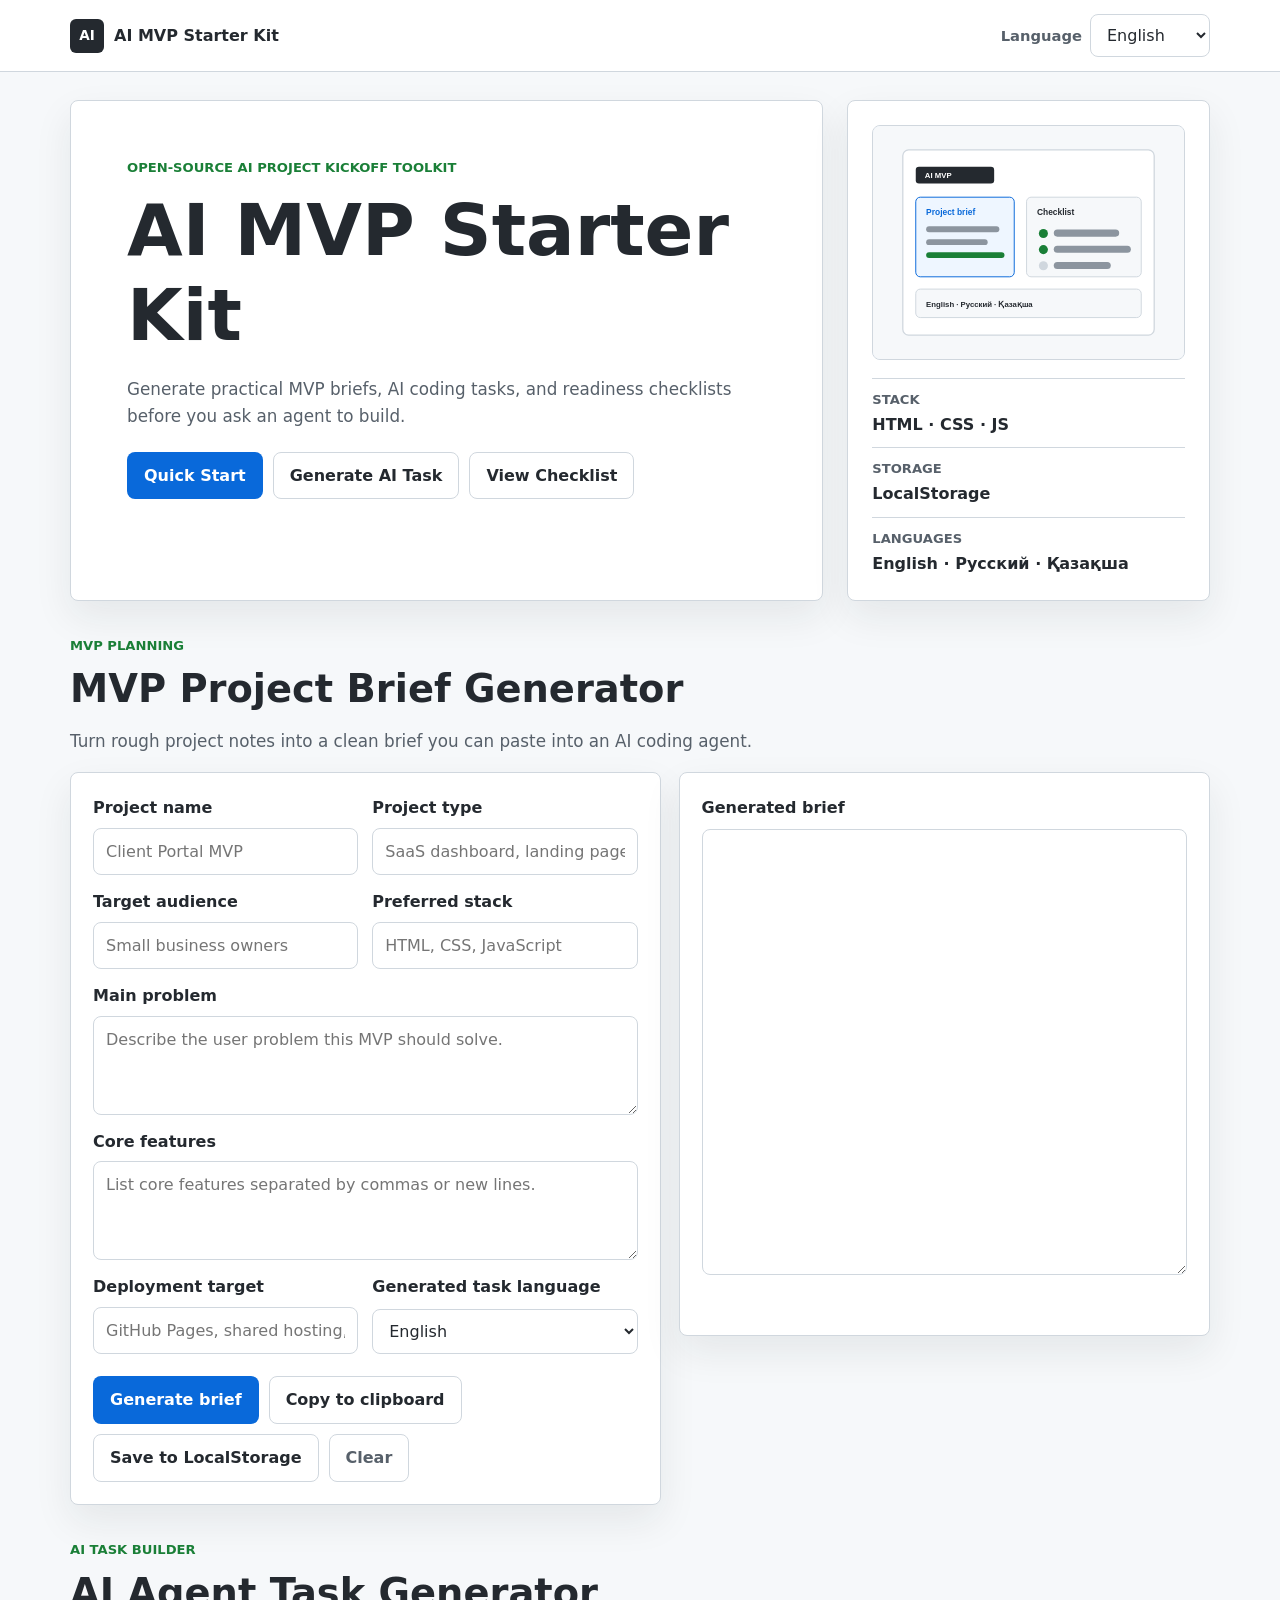
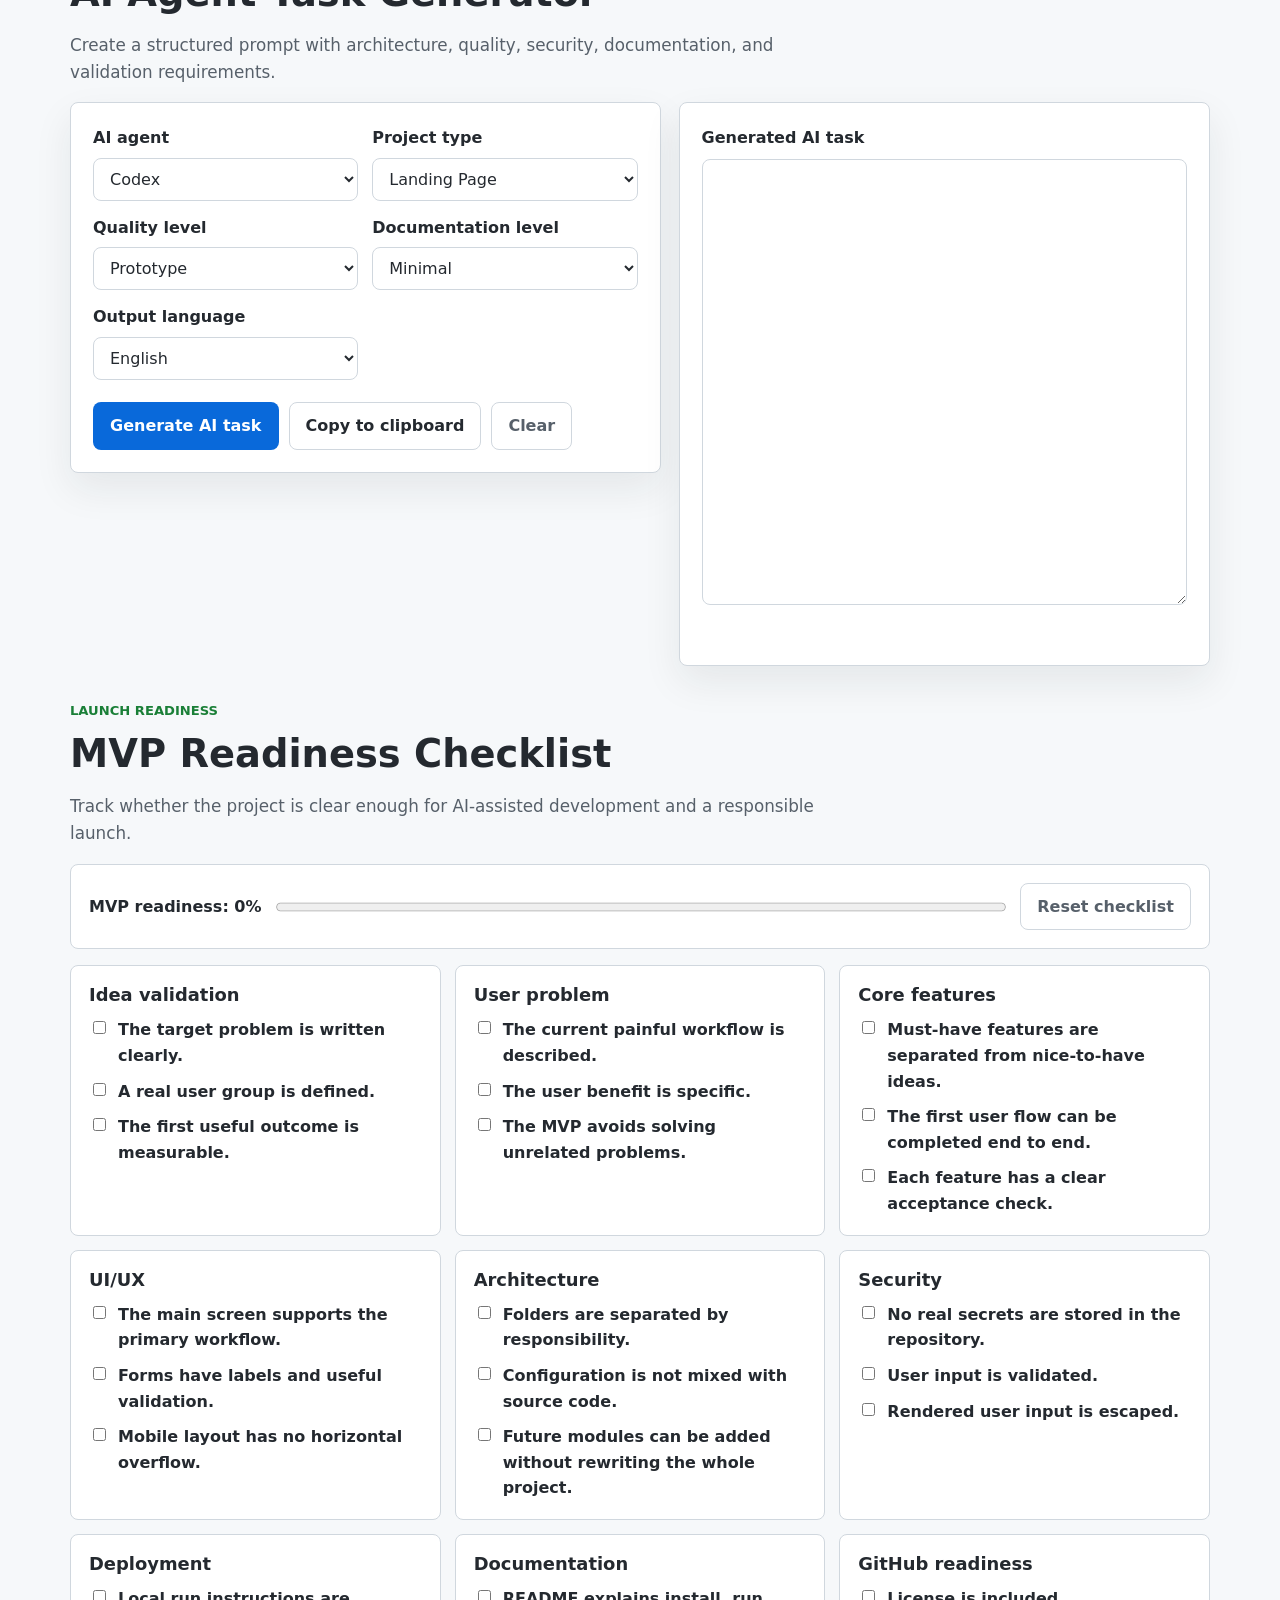
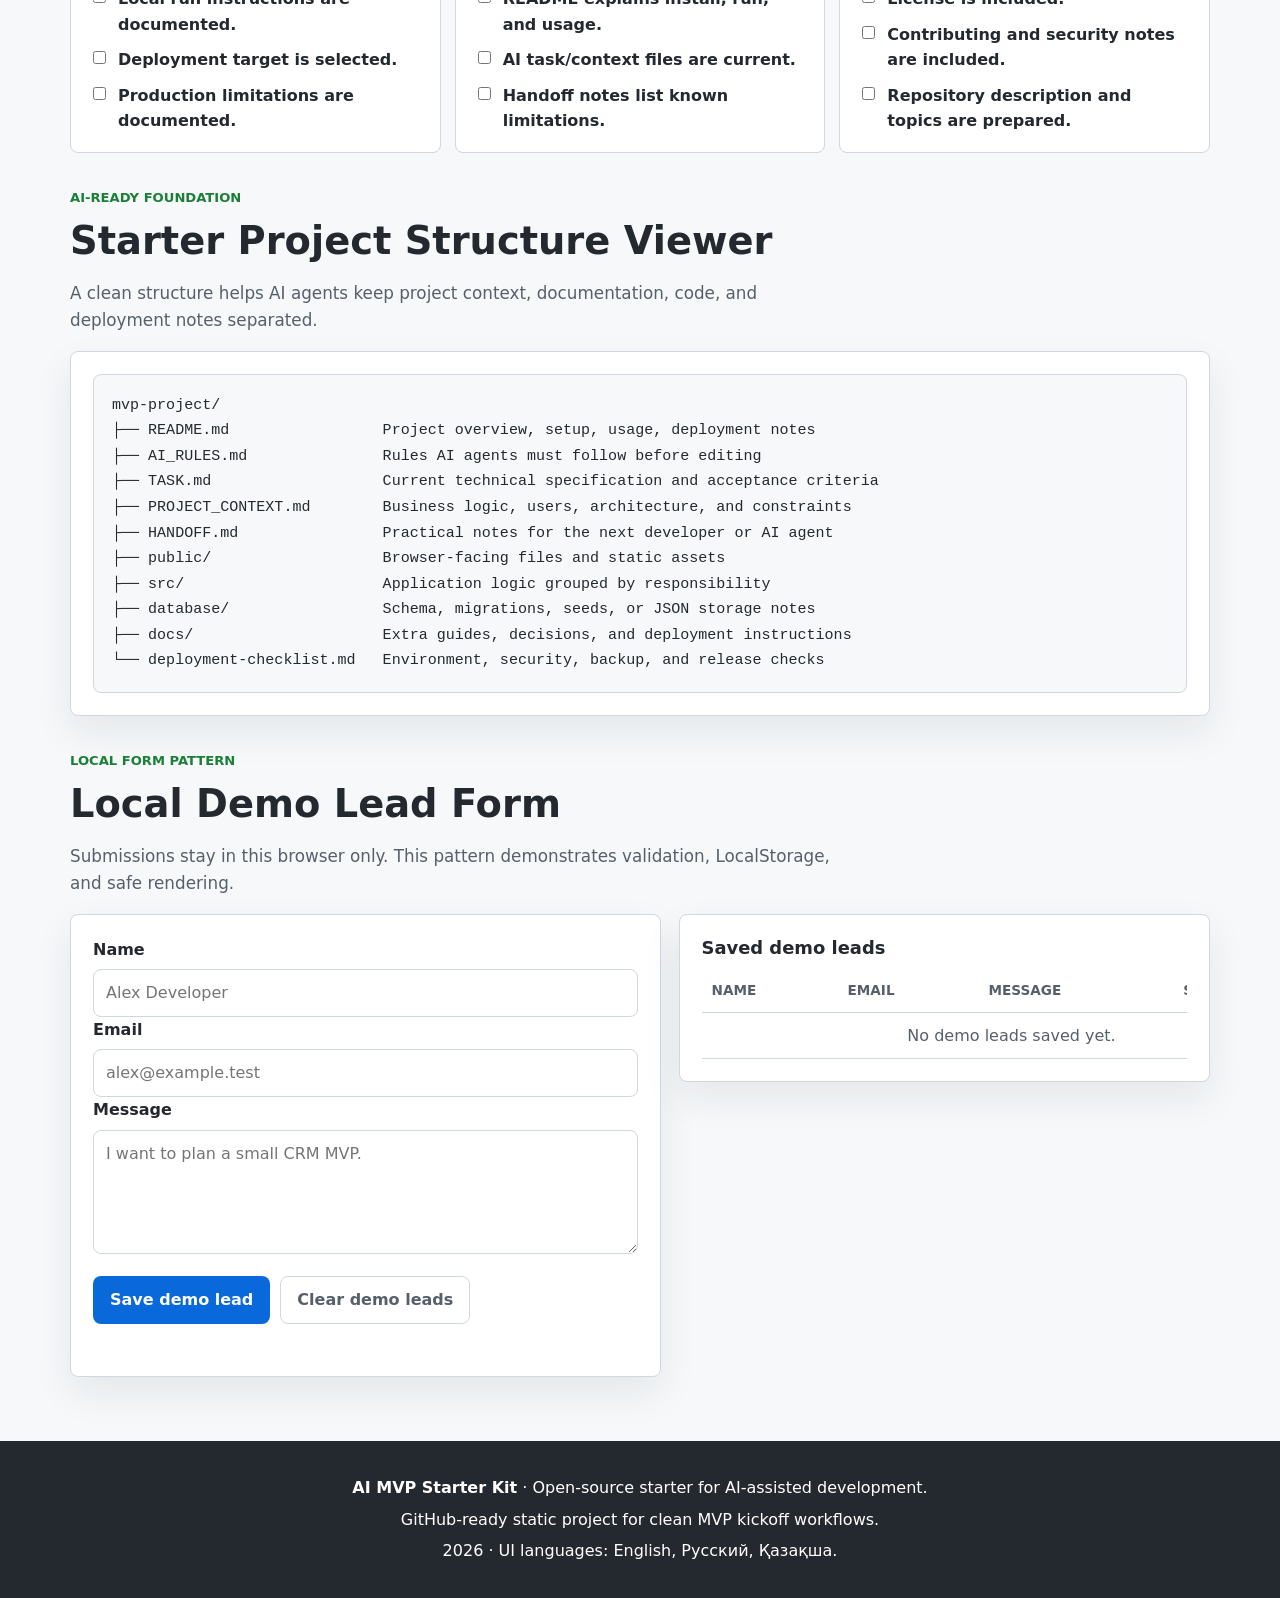
<file: index.html>
<!doctype html>
<!--
Project: AI MVP Starter Kit
File: index.html
Author: Beck Sarbassov
Version: 0.1.0
Date released: 2026-06-16
Last updated: 2026-06-16
Copyright: © Beck Sarbassov. All rights reserved.

EN: Lightweight GitHub Pages-compatible entry page that redirects to the public app.
RU: Легкая стартовая страница, совместимая с GitHub Pages, перенаправляющая в публичное приложение.
-->
<html lang="en">
<head>
  <meta charset="utf-8">
  <meta http-equiv="refresh" content="0; url=./public/index.html">
  <meta name="viewport" content="width=device-width, initial-scale=1">
  <title>Redirecting to AI MVP Starter Kit</title>
  <style>
    body {
      align-items: center;
      background: #f6f8fa;
      color: #24292f;
      display: flex;
      font-family: system-ui, -apple-system, BlinkMacSystemFont, "Segoe UI", sans-serif;
      justify-content: center;
      min-height: 100vh;
      margin: 0;
      padding: 24px;
      text-align: center;
    }

    main {
      max-width: 520px;
    }

    a {
      color: #0969da;
      font-weight: 700;
    }
  </style>
</head>
<body>
  <main>
    <h1>Redirecting to AI MVP Starter Kit...</h1>
    <p>If the redirect does not start, open <a href="./public/index.html">public/index.html</a>.</p>
  </main>
</body>
</html>
</file>
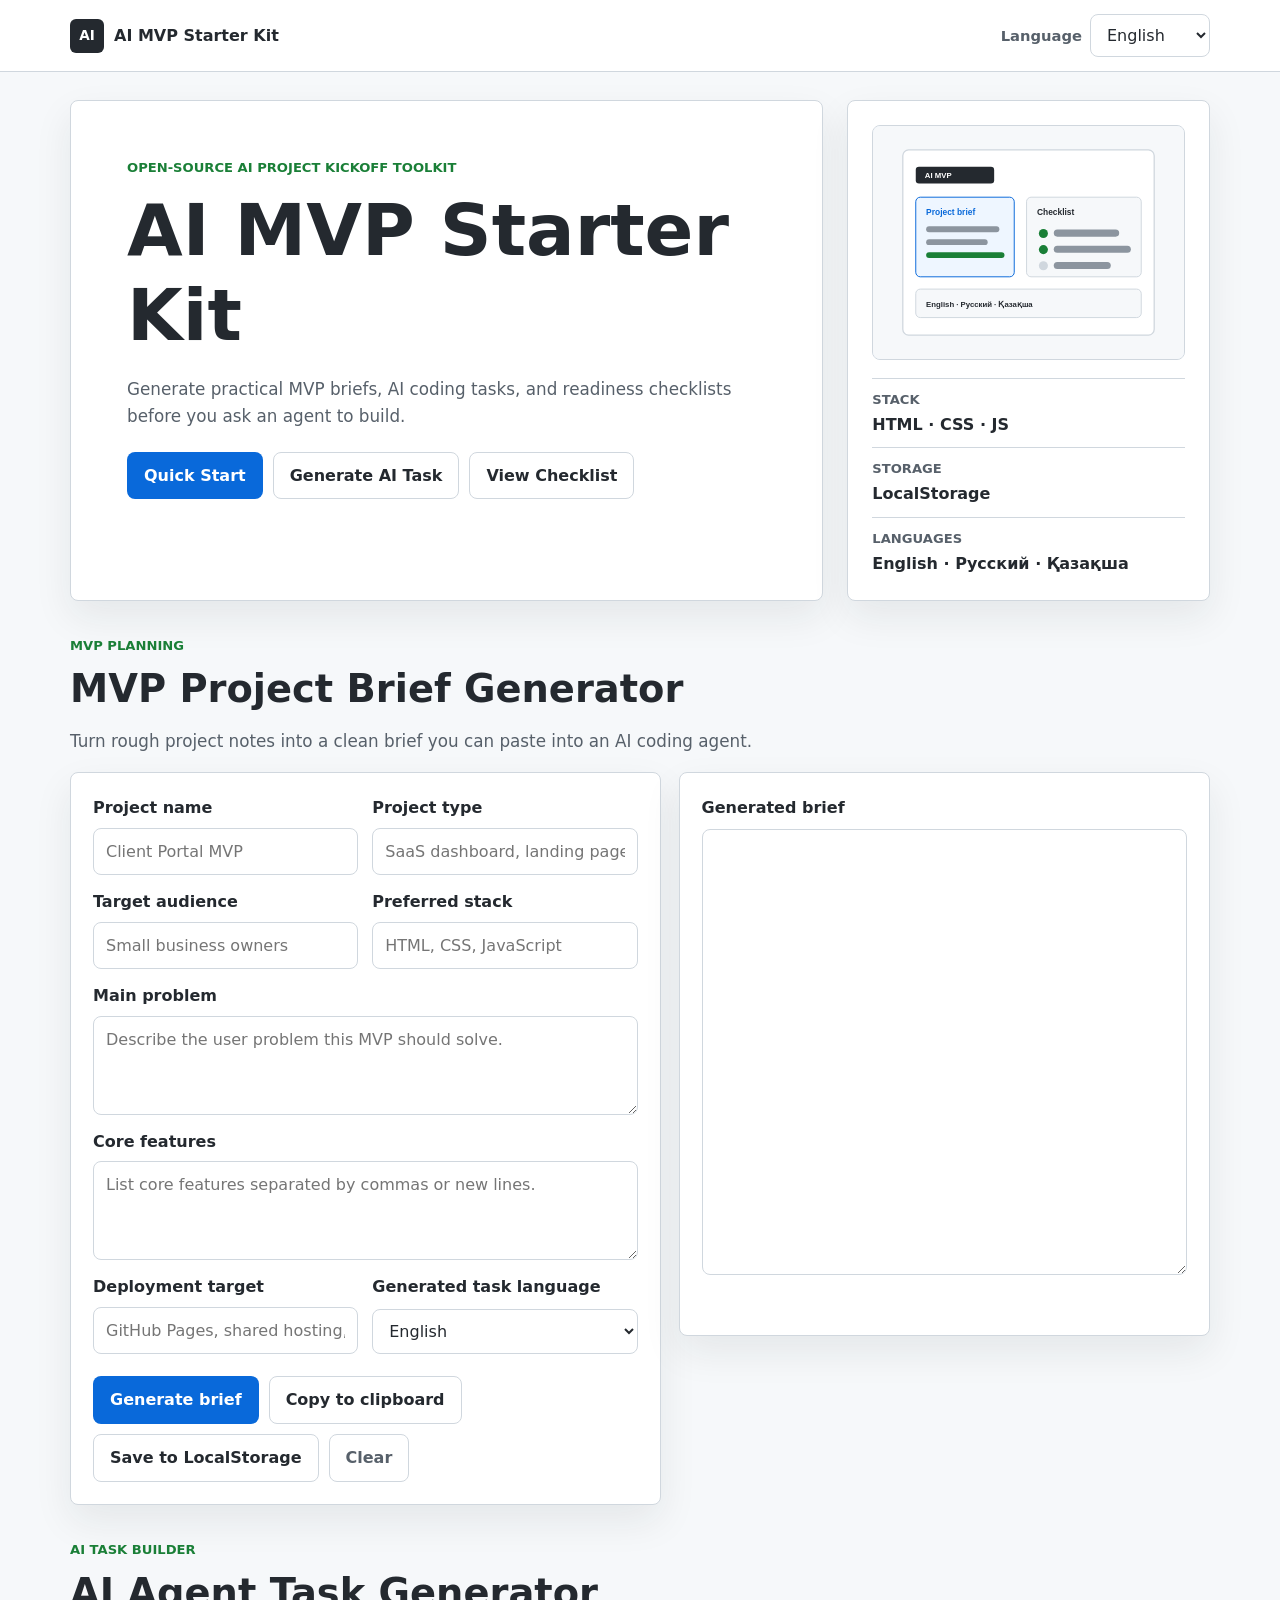
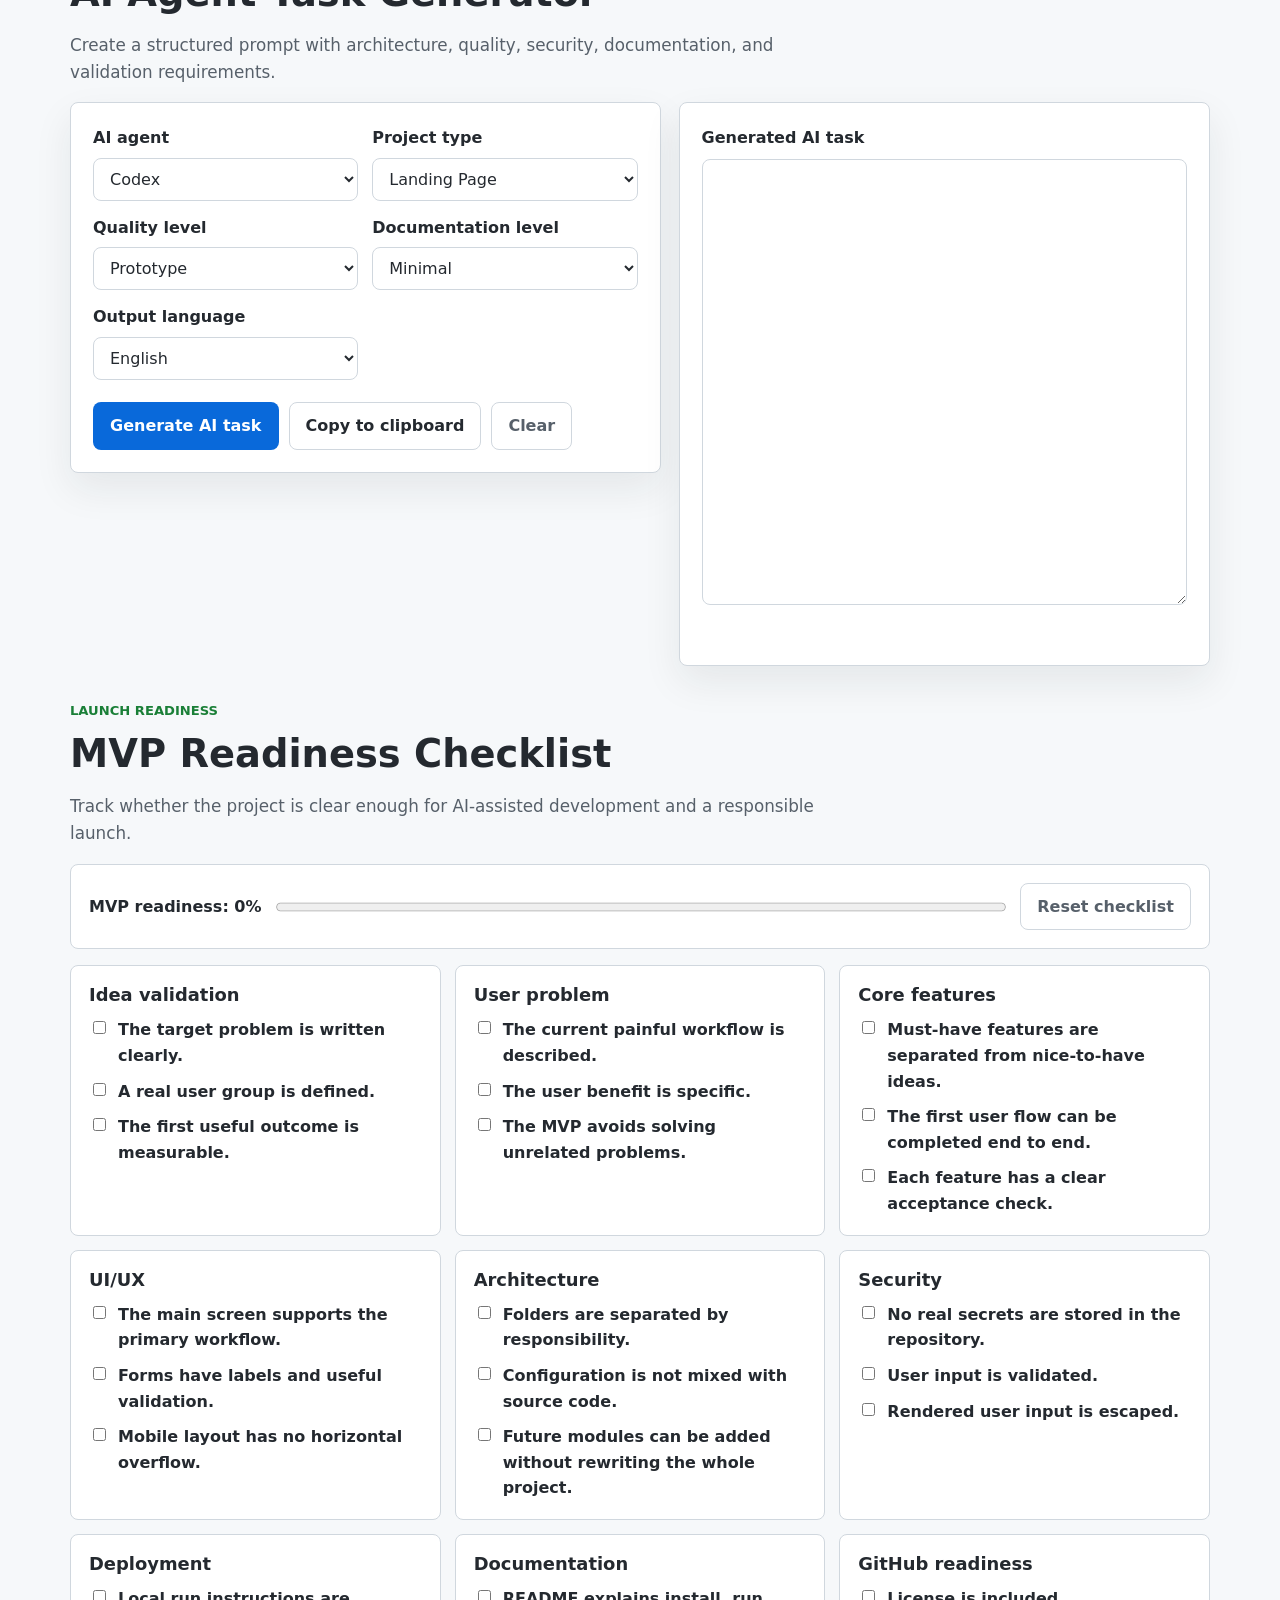
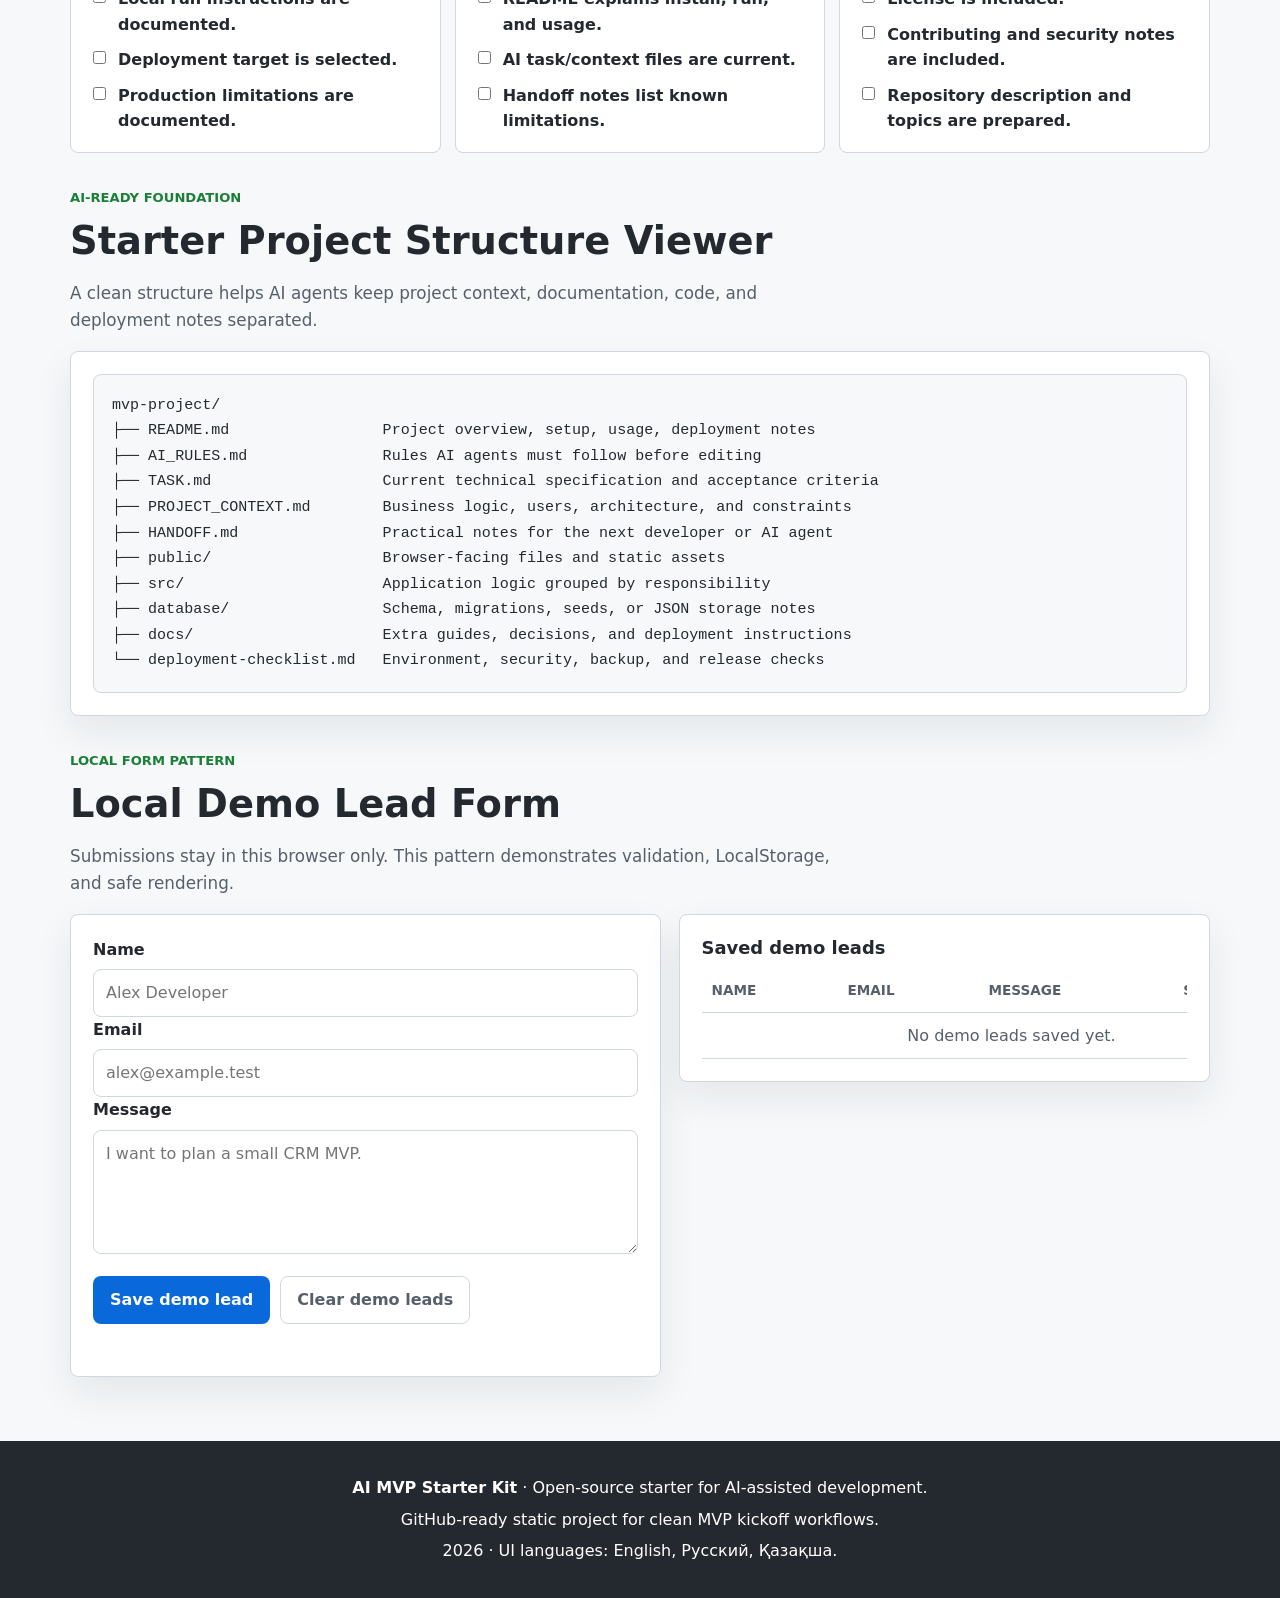
<file: public/index.html>
<!doctype html>
<!--
Project: AI MVP Starter Kit
File: public/index.html
Author: Beck Sarbassov
Version: 0.1.0
Date released: 2026-06-16
Last updated: 2026-06-16
Copyright: © Beck Sarbassov. All rights reserved.

EN: Main multilingual static web app for AI-ready MVP planning.
RU: Основное multilingual static web-приложение для планирования MVP с AI-агентами.
-->
<html lang="en">
<head>
  <meta charset="utf-8">
  <meta name="viewport" content="width=device-width, initial-scale=1">
  <meta name="description" content="Dependency-free MVP starter kit for Codex, Claude Code, Cursor and AI-assisted web development.">
  <meta name="keywords" content="ai coding, codex, claude code, cursor, vibe coding, mvp, starter kit, html, css, javascript">
  <meta name="author" content="Beck Sarbassov">
  <meta property="og:title" content="AI MVP Starter Kit">
  <meta property="og:description" content="Plan clean MVP projects with AI coding agents using a static multilingual toolkit.">
  <meta property="og:type" content="website">
  <meta property="og:image" content="./assets/img/preview.svg">
  <meta name="theme-color" content="#0969da">
  <title>AI MVP Starter Kit</title>
  <link rel="icon" href="./assets/img/preview.svg" type="image/svg+xml">
  <link rel="manifest" href="./manifest.json">
  <link rel="stylesheet" href="./assets/css/app.css">
</head>
<body>
  <a class="skip-link" href="#main" data-i18n="accessibility.skip">Skip to main content</a>

  <header class="site-header">
    <nav class="topbar" aria-label="Primary">
      <a class="brand" href="#hero" aria-label="AI MVP Starter Kit">
        <span class="brand-mark" aria-hidden="true">AI</span>
        <span>AI MVP Starter Kit</span>
      </a>
      <div class="language-control">
        <label for="languageSelect" data-i18n="language.label">Language</label>
        <select id="languageSelect" class="select-control">
          <option value="en" data-i18n="language.english">English</option>
          <option value="ru" data-i18n="language.russian">Русский</option>
          <option value="kk" data-i18n="language.kazakh">Қазақша</option>
        </select>
      </div>
    </nav>
  </header>

  <main id="main">
    <section id="hero" class="hero-section">
      <div class="hero-content">
        <p class="eyebrow" data-i18n="hero.eyebrow">Open-source AI project kickoff toolkit</p>
        <h1 data-i18n="hero.title">AI MVP Starter Kit</h1>
        <p class="hero-subtitle" data-i18n="hero.subtitle">Generate practical MVP briefs, AI coding tasks, and readiness checklists before you ask an agent to build.</p>
        <div class="hero-actions" aria-label="Primary actions">
          <a class="button button-primary" href="#brief-generator" data-i18n="hero.quickStart">Quick Start</a>
          <a class="button button-secondary" href="#agent-generator" data-i18n="hero.generateTask">Generate AI Task</a>
          <a class="button button-secondary" href="#checklist" data-i18n="hero.viewChecklist">View Checklist</a>
        </div>
      </div>
      <div class="hero-panel" aria-label="Project summary">
        <img src="./assets/img/preview.svg" alt="" role="presentation">
        <dl>
          <div>
            <dt data-i18n="hero.statStack">Stack</dt>
            <dd>HTML · CSS · JS</dd>
          </div>
          <div>
            <dt data-i18n="hero.statStorage">Storage</dt>
            <dd>LocalStorage</dd>
          </div>
          <div>
            <dt data-i18n="hero.statLanguages">Languages</dt>
            <dd>English · Русский · Қазақша</dd>
          </div>
        </dl>
      </div>
    </section>

    <section id="brief-generator" class="tool-section" aria-labelledby="brief-title">
      <div class="section-heading">
        <p class="eyebrow" data-i18n="brief.eyebrow">MVP planning</p>
        <h2 id="brief-title" data-i18n="brief.title">MVP Project Brief Generator</h2>
        <p data-i18n="brief.subtitle">Turn rough project notes into a clean brief you can paste into an AI coding agent.</p>
      </div>

      <div class="tool-grid">
        <form id="briefForm" class="tool-panel">
          <div class="form-grid">
            <div class="field">
              <label for="briefProjectName" data-i18n="brief.projectNameLabel">Project name</label>
              <input id="briefProjectName" name="projectName" type="text" data-i18n-placeholder="brief.projectNamePlaceholder" placeholder="Client Portal MVP">
            </div>
            <div class="field">
              <label for="briefProjectType" data-i18n="brief.projectTypeLabel">Project type</label>
              <input id="briefProjectType" name="projectType" type="text" data-i18n-placeholder="brief.projectTypePlaceholder" placeholder="SaaS dashboard, landing page, CRM module">
            </div>
            <div class="field">
              <label for="briefAudience" data-i18n="brief.audienceLabel">Target audience</label>
              <input id="briefAudience" name="targetAudience" type="text" data-i18n-placeholder="brief.audiencePlaceholder" placeholder="Small business owners">
            </div>
            <div class="field">
              <label for="briefStack" data-i18n="brief.stackLabel">Preferred stack</label>
              <input id="briefStack" name="preferredStack" type="text" data-i18n-placeholder="brief.stackPlaceholder" placeholder="HTML, CSS, JavaScript">
            </div>
            <div class="field field-wide">
              <label for="briefProblem" data-i18n="brief.problemLabel">Main problem</label>
              <textarea id="briefProblem" name="mainProblem" rows="3" data-i18n-placeholder="brief.problemPlaceholder" placeholder="Describe the user problem this MVP should solve."></textarea>
            </div>
            <div class="field field-wide">
              <label for="briefFeatures" data-i18n="brief.featuresLabel">Core features</label>
              <textarea id="briefFeatures" name="coreFeatures" rows="3" data-i18n-placeholder="brief.featuresPlaceholder" placeholder="List core features separated by commas or new lines."></textarea>
            </div>
            <div class="field">
              <label for="briefDeployment" data-i18n="brief.deploymentLabel">Deployment target</label>
              <input id="briefDeployment" name="deploymentTarget" type="text" data-i18n-placeholder="brief.deploymentPlaceholder" placeholder="GitHub Pages, shared hosting, VPS">
            </div>
            <div class="field">
              <label for="briefLanguage" data-i18n="brief.outputLanguageLabel">Generated task language</label>
              <select id="briefLanguage" name="language" class="select-control">
                <option value="en" data-i18n="language.english">English</option>
                <option value="ru" data-i18n="language.russian">Русский</option>
                <option value="kk" data-i18n="language.kazakh">Қазақша</option>
              </select>
            </div>
          </div>
          <div class="button-row">
            <button class="button button-primary" type="submit" data-i18n="brief.generateButton">Generate brief</button>
            <button class="button button-secondary" type="button" id="copyBriefButton" data-i18n="common.copy">Copy to clipboard</button>
            <button class="button button-secondary" type="button" id="saveBriefButton" data-i18n="common.save">Save to LocalStorage</button>
            <button class="button button-ghost" type="button" id="clearBriefButton" data-i18n="common.clear">Clear</button>
          </div>
        </form>

        <div class="tool-panel output-panel">
          <label for="briefOutput" data-i18n="brief.outputLabel">Generated brief</label>
          <textarea id="briefOutput" class="output-area" rows="18" readonly></textarea>
          <p class="status-message" id="briefStatus" role="status" aria-live="polite"></p>
        </div>
      </div>
    </section>

    <section id="agent-generator" class="tool-section" aria-labelledby="agent-title">
      <div class="section-heading">
        <p class="eyebrow" data-i18n="agent.eyebrow">AI task builder</p>
        <h2 id="agent-title" data-i18n="agent.title">AI Agent Task Generator</h2>
        <p data-i18n="agent.subtitle">Create a structured prompt with architecture, quality, security, documentation, and validation requirements.</p>
      </div>

      <div class="tool-grid">
        <form id="agentForm" class="tool-panel">
          <div class="form-grid">
            <div class="field">
              <label for="agentName" data-i18n="agent.agentLabel">AI agent</label>
              <select id="agentName" name="agentName" class="select-control">
                <option value="Codex">Codex</option>
                <option value="Claude Code">Claude Code</option>
                <option value="Cursor">Cursor</option>
                <option value="Windsurf">Windsurf</option>
                <option value="Cline">Cline</option>
                <option value="Other">Other</option>
              </select>
            </div>
            <div class="field">
              <label for="agentProjectType" data-i18n="agent.projectTypeLabel">Project type</label>
              <select id="agentProjectType" name="projectType" class="select-control">
                <option value="Landing Page" data-i18n="agent.types.landing">Landing Page</option>
                <option value="SaaS MVP" data-i18n="agent.types.saas">SaaS MVP</option>
                <option value="CRM Module" data-i18n="agent.types.crm">CRM Module</option>
                <option value="Admin Panel" data-i18n="agent.types.admin">Admin Panel</option>
                <option value="Telegram Bot" data-i18n="agent.types.bot">Telegram Bot</option>
                <option value="API Integration" data-i18n="agent.types.api">API Integration</option>
                <option value="Custom" data-i18n="agent.types.custom">Custom</option>
              </select>
            </div>
            <div class="field">
              <label for="qualityLevel" data-i18n="agent.qualityLabel">Quality level</label>
              <select id="qualityLevel" name="qualityLevel" class="select-control">
                <option value="Prototype" data-i18n="agent.quality.prototype">Prototype</option>
                <option value="MVP" data-i18n="agent.quality.mvp">MVP</option>
                <option value="Production-ready" data-i18n="agent.quality.production">Production-ready</option>
              </select>
            </div>
            <div class="field">
              <label for="documentationLevel" data-i18n="agent.documentationLabel">Documentation level</label>
              <select id="documentationLevel" name="documentationLevel" class="select-control">
                <option value="Minimal" data-i18n="agent.docs.minimal">Minimal</option>
                <option value="Standard" data-i18n="agent.docs.standard">Standard</option>
                <option value="Full" data-i18n="agent.docs.full">Full</option>
              </select>
            </div>
            <div class="field">
              <label for="agentLanguage" data-i18n="agent.outputLanguageLabel">Output language</label>
              <select id="agentLanguage" name="language" class="select-control">
                <option value="en" data-i18n="language.english">English</option>
                <option value="ru" data-i18n="language.russian">Русский</option>
                <option value="kk" data-i18n="language.kazakh">Қазақша</option>
              </select>
            </div>
          </div>
          <div class="button-row">
            <button class="button button-primary" type="submit" data-i18n="agent.generateButton">Generate AI task</button>
            <button class="button button-secondary" type="button" id="copyTaskButton" data-i18n="common.copy">Copy to clipboard</button>
            <button class="button button-ghost" type="button" id="clearTaskButton" data-i18n="common.clear">Clear</button>
          </div>
        </form>

        <div class="tool-panel output-panel">
          <label for="taskOutput" data-i18n="agent.outputLabel">Generated AI task</label>
          <textarea id="taskOutput" class="output-area" rows="18" readonly></textarea>
          <p class="status-message" id="taskStatus" role="status" aria-live="polite"></p>
        </div>
      </div>
    </section>

    <section id="checklist" class="tool-section" aria-labelledby="checklist-title">
      <div class="section-heading">
        <p class="eyebrow" data-i18n="checklist.eyebrow">Launch readiness</p>
        <h2 id="checklist-title" data-i18n="checklist.title">MVP Readiness Checklist</h2>
        <p data-i18n="checklist.subtitle">Track whether the project is clear enough for AI-assisted development and a responsible launch.</p>
      </div>
      <div class="checklist-summary">
        <strong><span data-i18n="checklist.progressLabel">MVP readiness</span>: <span id="checklistProgress">0%</span></strong>
        <progress id="checklistProgressBar" max="100" value="0">0%</progress>
        <button class="button button-ghost" id="resetChecklistButton" type="button" data-i18n="checklist.reset">Reset checklist</button>
      </div>
      <div id="checklistGrid" class="checklist-grid"></div>
    </section>

    <section id="structure-viewer" class="tool-section" aria-labelledby="structure-title">
      <div class="section-heading">
        <p class="eyebrow" data-i18n="structure.eyebrow">AI-ready foundation</p>
        <h2 id="structure-title" data-i18n="structure.title">Starter Project Structure Viewer</h2>
        <p data-i18n="structure.subtitle">A clean structure helps AI agents keep project context, documentation, code, and deployment notes separated.</p>
      </div>
      <div class="tree-panel">
        <pre id="structureTree" class="tree-output" aria-label="Starter project tree"></pre>
      </div>
    </section>

    <section id="lead-demo" class="tool-section" aria-labelledby="lead-title">
      <div class="section-heading">
        <p class="eyebrow" data-i18n="leads.eyebrow">Local form pattern</p>
        <h2 id="lead-title" data-i18n="leads.title">Local Demo Lead Form</h2>
        <p data-i18n="leads.subtitle">Submissions stay in this browser only. This pattern demonstrates validation, LocalStorage, and safe rendering.</p>
      </div>

      <div class="tool-grid">
        <form id="leadForm" class="tool-panel">
          <div class="field">
            <label for="leadName" data-i18n="leads.nameLabel">Name</label>
            <input id="leadName" name="name" type="text" autocomplete="name" required data-i18n-placeholder="leads.namePlaceholder" placeholder="Alex Developer">
          </div>
          <div class="field">
            <label for="leadEmail" data-i18n="leads.emailLabel">Email</label>
            <input id="leadEmail" name="email" type="email" autocomplete="email" required data-i18n-placeholder="leads.emailPlaceholder" placeholder="alex@example.test">
          </div>
          <div class="field">
            <label for="leadMessage" data-i18n="leads.messageLabel">Message</label>
            <textarea id="leadMessage" name="message" rows="4" required data-i18n-placeholder="leads.messagePlaceholder" placeholder="I want to plan a small CRM MVP."></textarea>
          </div>
          <div class="button-row">
            <button class="button button-primary" type="submit" data-i18n="leads.saveLead">Save demo lead</button>
            <button class="button button-ghost" type="button" id="clearLeadsButton" data-i18n="leads.clearLeads">Clear demo leads</button>
          </div>
          <p class="status-message" id="leadStatus" role="status" aria-live="polite"></p>
        </form>

        <div class="tool-panel table-panel">
          <h3 data-i18n="leads.tableTitle">Saved demo leads</h3>
          <div class="table-scroll">
            <table>
              <thead>
                <tr>
                  <th scope="col" data-i18n="leads.tableName">Name</th>
                  <th scope="col" data-i18n="leads.tableEmail">Email</th>
                  <th scope="col" data-i18n="leads.tableMessage">Message</th>
                  <th scope="col" data-i18n="leads.tableDate">Saved</th>
                </tr>
              </thead>
              <tbody id="leadsTableBody"></tbody>
            </table>
          </div>
        </div>
      </div>
    </section>
  </main>

  <footer class="site-footer">
    <p><strong>AI MVP Starter Kit</strong> · <span data-i18n="footer.opensource">Open-source starter for AI-assisted development.</span></p>
    <p data-i18n="footer.githubReady">GitHub-ready static project for clean MVP kickoff workflows.</p>
    <p>2026 · <span data-i18n="footer.languages">UI languages: English, Русский, Қазақша.</span></p>
  </footer>

  <script src="./assets/js/translations.js" defer></script>
  <script src="./assets/js/storage.js" defer></script>
  <script src="./assets/js/security.js" defer></script>
  <script src="./assets/js/i18n.js" defer></script>
  <script src="./assets/js/app.js" defer></script>
</body>
</html>
</file>
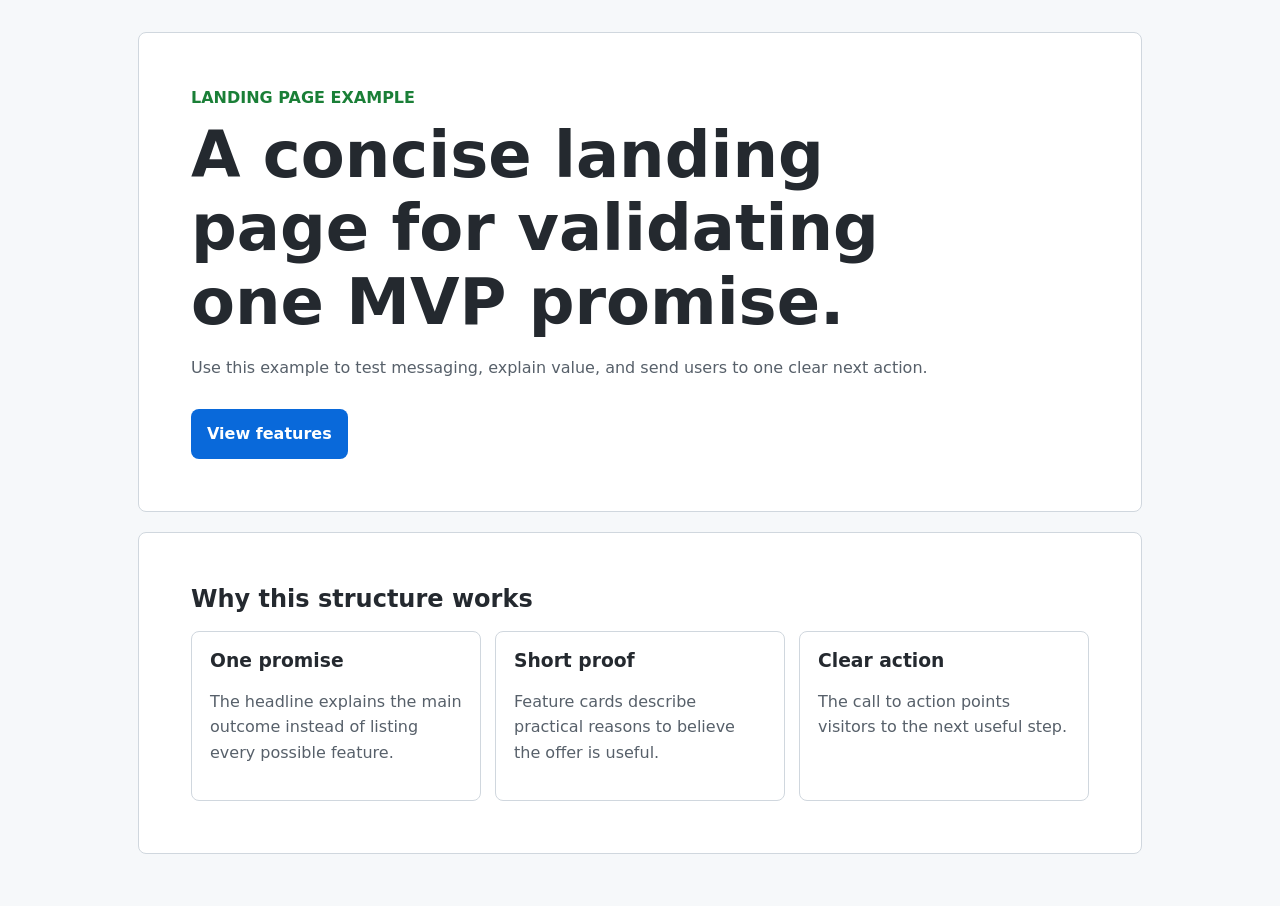
<file: examples/landing-page/index.html>
<!doctype html>
<!--
Project: AI MVP Starter Kit
File: examples/landing-page/index.html
Author: Beck Sarbassov
Version: 0.1.0
Date released: 2026-06-16
Last updated: 2026-06-16
Copyright: © Beck Sarbassov. All rights reserved.

EN: Dependency-free static landing page example.
RU: Dependency-free static landing page example.
-->
<html lang="en">
<head>
  <meta charset="utf-8">
  <meta name="viewport" content="width=device-width, initial-scale=1">
  <meta name="description" content="Simple static landing page example for an MVP project.">
  <title>MVP Landing Page Example</title>
  <style>
    :root {
      --bg: #f6f8fa;
      --surface: #ffffff;
      --text: #24292f;
      --muted: #57606a;
      --border: #d0d7de;
      --primary: #0969da;
      --success: #1a7f37;
    }

    * {
      box-sizing: border-box;
    }

    body {
      background: var(--bg);
      color: var(--text);
      font-family: system-ui, -apple-system, BlinkMacSystemFont, "Segoe UI", sans-serif;
      line-height: 1.6;
      margin: 0;
    }

    main {
      margin: 0 auto;
      max-width: 1040px;
      padding: 32px 18px;
    }

    .hero,
    .section {
      background: var(--surface);
      border: 1px solid var(--border);
      border-radius: 8px;
      margin-bottom: 20px;
      padding: clamp(24px, 5vw, 52px);
    }

    .eyebrow {
      color: var(--success);
      font-weight: 800;
      margin: 0 0 8px;
      text-transform: uppercase;
    }

    h1 {
      font-size: clamp(2.2rem, 5vw, 4rem);
      line-height: 1.15;
      margin: 0;
      max-width: 760px;
    }

    h2,
    h3 {
      line-height: 1.2;
      margin: 0;
    }

    p {
      color: var(--muted);
      max-width: 760px;
    }

    .button {
      background: var(--primary);
      border-radius: 8px;
      color: #ffffff;
      display: inline-block;
      font-weight: 800;
      margin-top: 12px;
      padding: 12px 16px;
      text-decoration: none;
    }

    .grid {
      display: grid;
      gap: 14px;
      grid-template-columns: repeat(3, minmax(0, 1fr));
      margin-top: 18px;
    }

    article {
      border: 1px solid var(--border);
      border-radius: 8px;
      padding: 18px;
    }

    @media (max-width: 760px) {
      .grid {
        grid-template-columns: 1fr;
      }
    }
  </style>
</head>
<body>
  <main>
    <section class="hero">
      <p class="eyebrow">Landing page example</p>
      <h1>A concise landing page for validating one MVP promise.</h1>
      <p>Use this example to test messaging, explain value, and send users to one clear next action.</p>
      <a class="button" href="#features">View features</a>
    </section>

    <section id="features" class="section">
      <h2>Why this structure works</h2>
      <div class="grid">
        <article>
          <h3>One promise</h3>
          <p>The headline explains the main outcome instead of listing every possible feature.</p>
        </article>
        <article>
          <h3>Short proof</h3>
          <p>Feature cards describe practical reasons to believe the offer is useful.</p>
        </article>
        <article>
          <h3>Clear action</h3>
          <p>The call to action points visitors to the next useful step.</p>
        </article>
      </div>
    </section>
  </main>
</body>
</html>
</file>
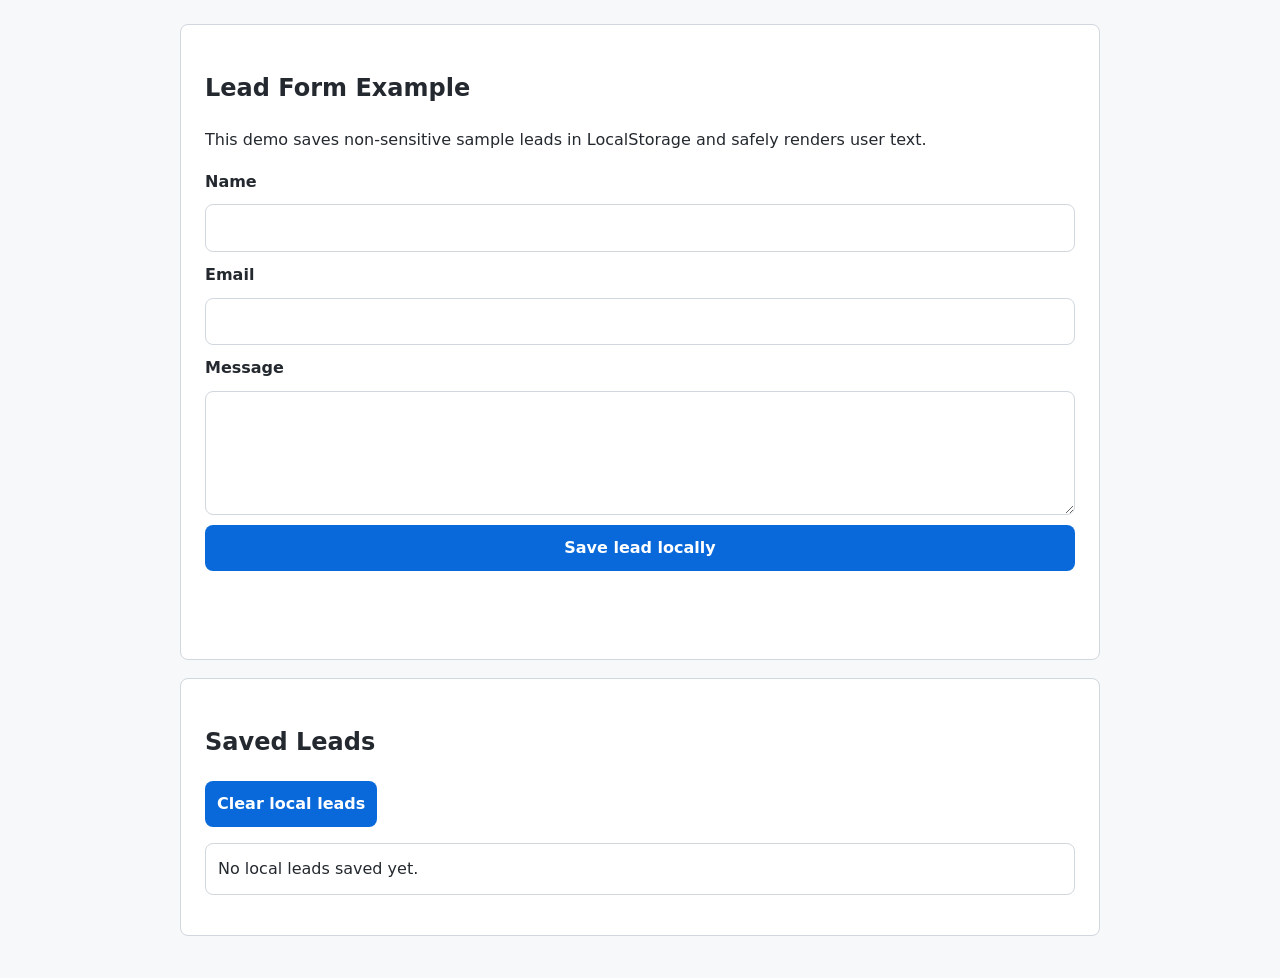
<file: examples/lead-form/index.html>
<!doctype html>
<!--
Project: AI MVP Starter Kit
File: examples/lead-form/index.html
Author: Beck Sarbassov
Version: 0.1.0
Date released: 2026-06-16
Last updated: 2026-06-16
Copyright: © Beck Sarbassov. All rights reserved.

EN: Static lead form example with LocalStorage and safe rendering.
RU: Static lead form example with LocalStorage and safe rendering.
-->
<html lang="en">
<head>
  <meta charset="utf-8">
  <meta name="viewport" content="width=device-width, initial-scale=1">
  <title>Lead Form Example</title>
  <style>
    :root {
      --bg: #f6f8fa;
      --surface: #ffffff;
      --text: #24292f;
      --muted: #57606a;
      --border: #d0d7de;
      --primary: #0969da;
      --success: #1a7f37;
      --danger: #cf222e;
    }

    * {
      box-sizing: border-box;
    }

    body {
      background: var(--bg);
      color: var(--text);
      font-family: system-ui, -apple-system, BlinkMacSystemFont, "Segoe UI", sans-serif;
      line-height: 1.6;
      margin: 0;
      padding: 24px;
    }

    main {
      margin: 0 auto;
      max-width: 920px;
    }

    section {
      background: var(--surface);
      border: 1px solid var(--border);
      border-radius: 8px;
      margin-bottom: 18px;
      padding: 24px;
    }

    form {
      display: grid;
      gap: 10px;
    }

    label {
      font-weight: 800;
    }

    input,
    textarea,
    button {
      border-radius: 8px;
      font: inherit;
      min-height: 42px;
      padding: 10px 12px;
    }

    input,
    textarea {
      border: 1px solid var(--border);
      width: 100%;
    }

    button {
      background: var(--primary);
      border: 0;
      color: #ffffff;
      cursor: pointer;
      font-weight: 800;
    }

    .status {
      color: var(--muted);
      min-height: 1.4em;
    }

    .status.success {
      color: var(--success);
      font-weight: 800;
    }

    .status.error {
      color: var(--danger);
      font-weight: 800;
    }

    ul {
      display: grid;
      gap: 10px;
      list-style: none;
      padding: 0;
    }

    li {
      border: 1px solid var(--border);
      border-radius: 8px;
      padding: 12px;
    }
  </style>
</head>
<body>
  <main>
    <section>
      <h1>Lead Form Example</h1>
      <p>This demo saves non-sensitive sample leads in LocalStorage and safely renders user text.</p>
      <form id="leadExampleForm" novalidate>
        <label for="name">Name</label>
        <input id="name" name="name" type="text" required>

        <label for="email">Email</label>
        <input id="email" name="email" type="email" required>

        <label for="message">Message</label>
        <textarea id="message" name="message" rows="4" required></textarea>

        <button type="submit">Save lead locally</button>
        <p id="status" class="status" role="status" aria-live="polite"></p>
      </form>
    </section>

    <section>
      <h2>Saved Leads</h2>
      <button id="clearButton" type="button">Clear local leads</button>
      <ul id="leadList"></ul>
    </section>
  </main>

  <script>
    /**
     * EN: Escapes text before rendering saved lead data.
     * RU: Экранирует текст перед выводом сохраненных lead data.
     */
    function escapeHTML(value) {
      return String(value || "").replace(/[&<>"']/g, (char) => ({
        "&": "&amp;",
        "<": "&lt;",
        ">": "&gt;",
        '"': "&quot;",
        "'": "&#039;"
      }[char]));
    }

    const key = "leadFormExample:leads";
    const form = document.getElementById("leadExampleForm");
    const status = document.getElementById("status");
    const list = document.getElementById("leadList");

    function getLeads() {
      return JSON.parse(localStorage.getItem(key) || "[]");
    }

    function setLeads(leads) {
      localStorage.setItem(key, JSON.stringify(leads));
    }

    function render() {
      const leads = getLeads();
      list.innerHTML = leads.length
        ? leads.map((lead) => `<li><strong>${escapeHTML(lead.name)}</strong><br>${escapeHTML(lead.email)}<br>${escapeHTML(lead.message)}</li>`).join("")
        : "<li>No local leads saved yet.</li>";
    }

    form.addEventListener("submit", (event) => {
      event.preventDefault();
      const data = new FormData(form);
      const name = String(data.get("name") || "").trim();
      const email = String(data.get("email") || "").trim();
      const message = String(data.get("message") || "").trim();

      if (name.length < 2 || !/^[^\s@]+@[^\s@]+\.[^\s@]+$/.test(email) || message.length < 3) {
        status.textContent = "Please enter a valid name, email, and message.";
        status.className = "status error";
        return;
      }

      const leads = getLeads();
      leads.unshift({ name, email, message });
      setLeads(leads);
      form.reset();
      status.textContent = "Lead saved locally.";
      status.className = "status success";
      render();
    });

    document.getElementById("clearButton").addEventListener("click", () => {
      localStorage.removeItem(key);
      status.textContent = "Local leads cleared.";
      status.className = "status success";
      render();
    });

    render();
  </script>
</body>
</html>
</file>
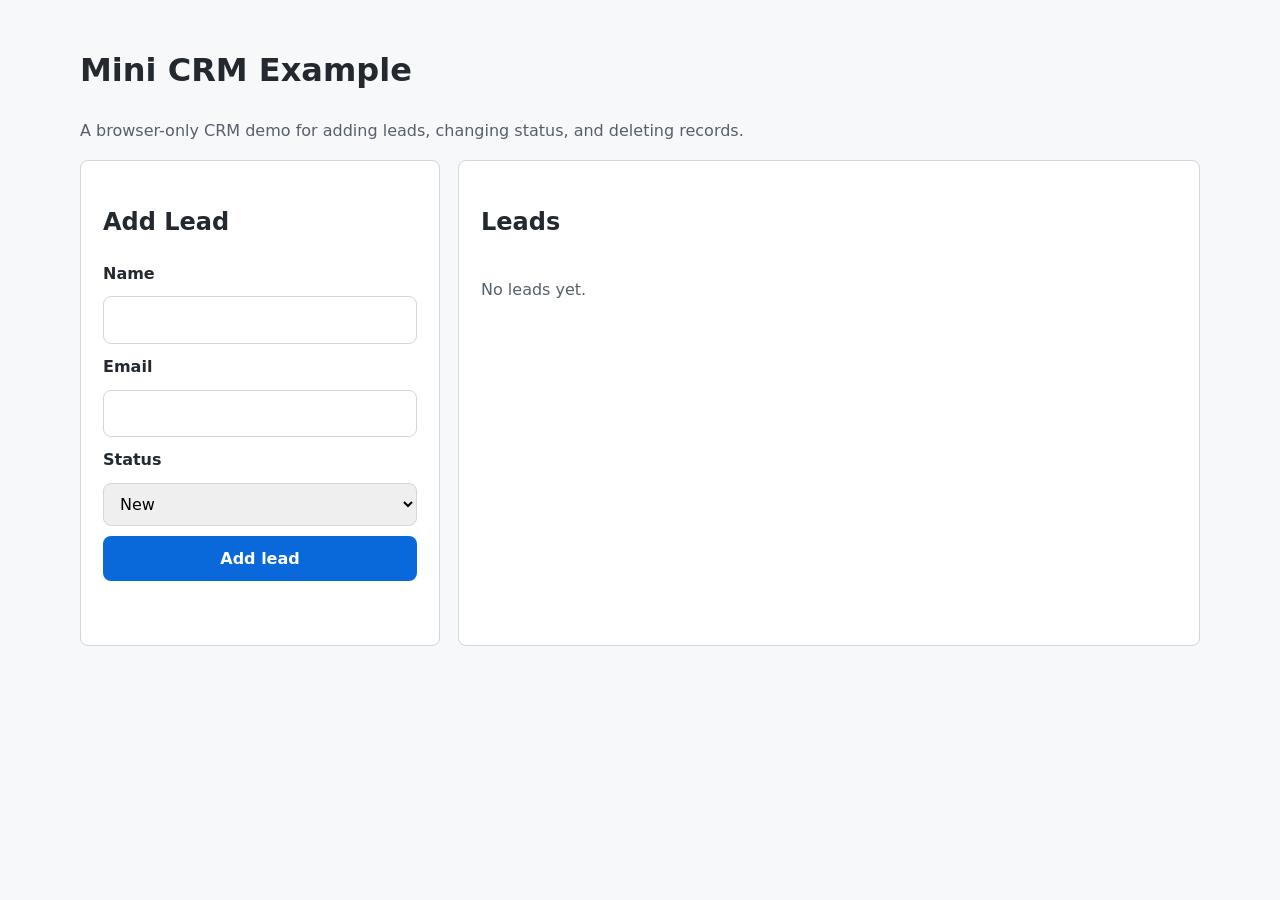
<file: examples/mini-crm/index.html>
<!doctype html>
<!--
Project: AI MVP Starter Kit
File: examples/mini-crm/index.html
Author: Beck Sarbassov
Version: 0.1.0
Date released: 2026-06-16
Last updated: 2026-06-16
Copyright: © Beck Sarbassov. All rights reserved.

EN: Small LocalStorage CRM demo with add, status update, and delete actions.
RU: Small LocalStorage CRM demo with add, status update, and delete actions.
-->
<html lang="en">
<head>
  <meta charset="utf-8">
  <meta name="viewport" content="width=device-width, initial-scale=1">
  <title>Mini CRM Example</title>
  <style>
    :root {
      --bg: #f6f8fa;
      --surface: #ffffff;
      --text: #24292f;
      --muted: #57606a;
      --border: #d0d7de;
      --primary: #0969da;
      --danger: #cf222e;
    }

    * {
      box-sizing: border-box;
    }

    body {
      background: var(--bg);
      color: var(--text);
      font-family: system-ui, -apple-system, BlinkMacSystemFont, "Segoe UI", sans-serif;
      line-height: 1.6;
      margin: 0;
      padding: 24px;
    }

    main {
      margin: 0 auto;
      max-width: 1120px;
    }

    .grid {
      display: grid;
      gap: 18px;
      grid-template-columns: 360px minmax(0, 1fr);
    }

    section {
      background: var(--surface);
      border: 1px solid var(--border);
      border-radius: 8px;
      padding: 22px;
    }

    form,
    .field {
      display: grid;
      gap: 10px;
    }

    label {
      font-weight: 800;
    }

    input,
    select,
    button {
      border-radius: 8px;
      font: inherit;
      min-height: 42px;
      padding: 10px 12px;
    }

    input,
    select {
      border: 1px solid var(--border);
      width: 100%;
    }

    button {
      background: var(--primary);
      border: 0;
      color: #ffffff;
      cursor: pointer;
      font-weight: 800;
    }

    .button-danger {
      background: var(--danger);
    }

    .cards {
      display: grid;
      gap: 12px;
    }

    .lead-card {
      border: 1px solid var(--border);
      border-radius: 8px;
      padding: 14px;
    }

    .lead-actions {
      display: flex;
      flex-wrap: wrap;
      gap: 8px;
      margin-top: 10px;
    }

    .muted {
      color: var(--muted);
    }

    @media (max-width: 820px) {
      .grid {
        grid-template-columns: 1fr;
      }
    }
  </style>
</head>
<body>
  <main>
    <h1>Mini CRM Example</h1>
    <p class="muted">A browser-only CRM demo for adding leads, changing status, and deleting records.</p>

    <div class="grid">
      <section>
        <h2>Add Lead</h2>
        <form id="crmForm" novalidate>
          <div class="field">
            <label for="crmName">Name</label>
            <input id="crmName" name="name" type="text" required>
          </div>
          <div class="field">
            <label for="crmEmail">Email</label>
            <input id="crmEmail" name="email" type="email" required>
          </div>
          <div class="field">
            <label for="crmStatus">Status</label>
            <select id="crmStatus" name="status">
              <option value="New">New</option>
              <option value="Contacted">Contacted</option>
              <option value="Qualified">Qualified</option>
              <option value="Closed">Closed</option>
            </select>
          </div>
          <button type="submit">Add lead</button>
          <p id="crmMessage" class="muted" role="status" aria-live="polite"></p>
        </form>
      </section>

      <section>
        <h2>Leads</h2>
        <div id="crmList" class="cards"></div>
      </section>
    </div>
  </main>

  <script>
    /**
     * EN: Escapes lead values before rendering CRM cards.
     * RU: Экранирует значения lead перед выводом CRM cards.
     */
    function escapeHTML(value) {
      return String(value || "").replace(/[&<>"']/g, (char) => ({
        "&": "&amp;",
        "<": "&lt;",
        ">": "&gt;",
        '"': "&quot;",
        "'": "&#039;"
      }[char]));
    }

    const key = "miniCrmExample:leads";
    const form = document.getElementById("crmForm");
    const list = document.getElementById("crmList");
    const message = document.getElementById("crmMessage");

    function getLeads() {
      return JSON.parse(localStorage.getItem(key) || "[]");
    }

    function setLeads(leads) {
      localStorage.setItem(key, JSON.stringify(leads));
    }

    function render() {
      const leads = getLeads();
      if (!leads.length) {
        list.innerHTML = '<p class="muted">No leads yet.</p>';
        return;
      }

      list.innerHTML = leads.map((lead) => `
        <article class="lead-card">
          <strong>${escapeHTML(lead.name)}</strong>
          <p class="muted">${escapeHTML(lead.email)}</p>
          <p>Status: <strong>${escapeHTML(lead.status)}</strong></p>
          <div class="lead-actions">
            <button type="button" data-action="status" data-id="${lead.id}">Next status</button>
            <button type="button" class="button-danger" data-action="delete" data-id="${lead.id}">Delete</button>
          </div>
        </article>
      `).join("");
    }

    function nextStatus(status) {
      const statuses = ["New", "Contacted", "Qualified", "Closed"];
      const currentIndex = statuses.indexOf(status);
      return statuses[(currentIndex + 1) % statuses.length];
    }

    form.addEventListener("submit", (event) => {
      event.preventDefault();
      const data = new FormData(form);
      const name = String(data.get("name") || "").trim();
      const email = String(data.get("email") || "").trim();
      const status = String(data.get("status") || "New");

      if (name.length < 2 || !/^[^\s@]+@[^\s@]+\.[^\s@]+$/.test(email)) {
        message.textContent = "Enter a valid name and email.";
        return;
      }

      const leads = getLeads();
      leads.unshift({ id: String(Date.now()), name, email, status });
      setLeads(leads);
      form.reset();
      message.textContent = "Lead added.";
      render();
    });

    list.addEventListener("click", (event) => {
      const button = event.target.closest("button[data-action]");
      if (!button) {
        return;
      }

      const leads = getLeads();
      const id = button.dataset.id;
      const action = button.dataset.action;

      if (action === "delete") {
        setLeads(leads.filter((lead) => lead.id !== id));
        render();
        return;
      }

      const updated = leads.map((lead) => lead.id === id ? { ...lead, status: nextStatus(lead.status) } : lead);
      setLeads(updated);
      render();
    });

    render();
  </script>
</body>
</html>
</file>
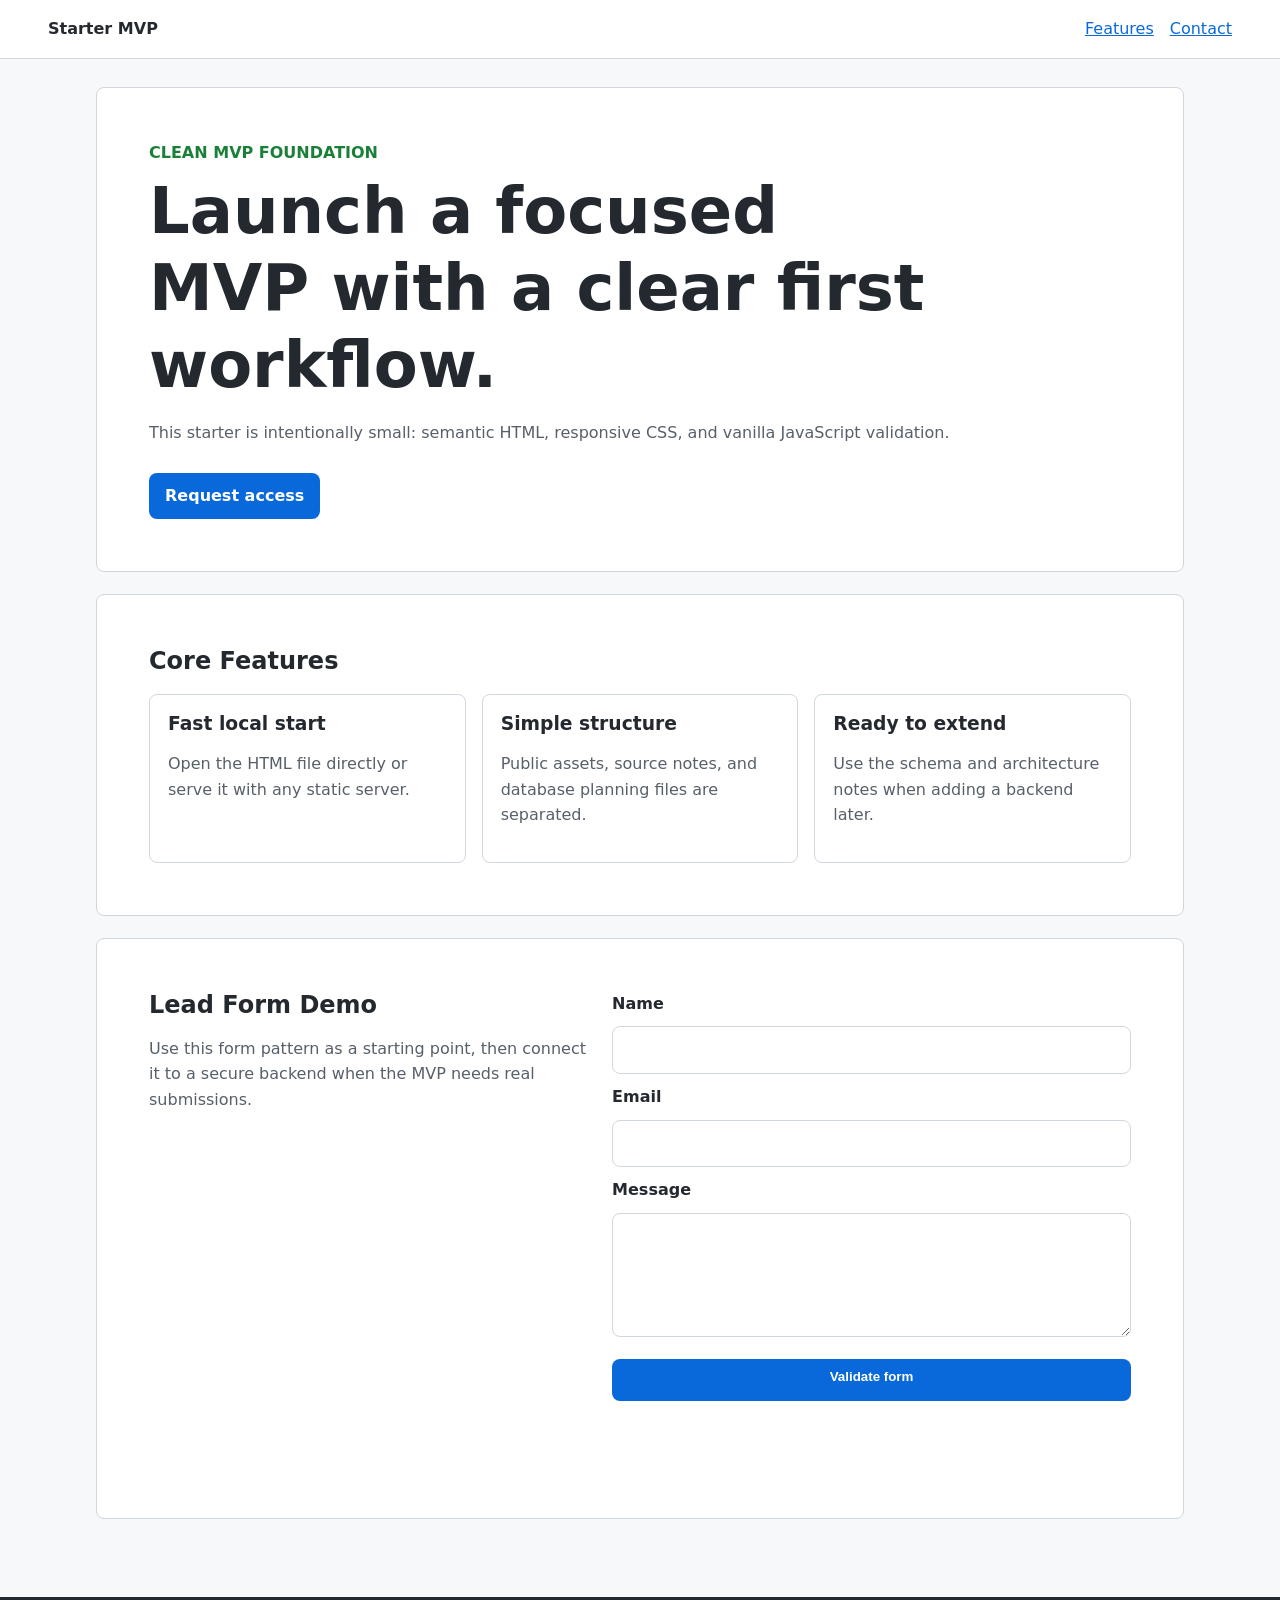
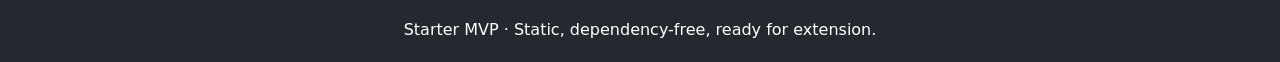
<file: starter/public/index.html>
<!doctype html>
<!--
Project: AI MVP Starter Kit
File: starter/public/index.html
Author: Beck Sarbassov
Version: 0.1.0
Date released: 2026-06-16
Last updated: 2026-06-16
Copyright: © Beck Sarbassov. All rights reserved.

EN: Simple static MVP starter page with feature cards and a demo lead form.
RU: Простая static MVP starter page с feature cards и demo lead form.
-->
<html lang="en">
<head>
  <meta charset="utf-8">
  <meta name="viewport" content="width=device-width, initial-scale=1">
  <meta name="description" content="Dependency-free starter MVP template with responsive layout and a demo lead form.">
  <title>Starter MVP</title>
  <link rel="stylesheet" href="./assets/css/starter.css">
</head>
<body>
  <header class="site-header">
    <a class="brand" href="#home">Starter MVP</a>
    <nav aria-label="Primary navigation">
      <a href="#features">Features</a>
      <a href="#contact">Contact</a>
    </nav>
  </header>

  <main>
    <section id="home" class="hero-section">
      <div>
        <p class="eyebrow">Clean MVP foundation</p>
        <h1>Launch a focused MVP with a clear first workflow.</h1>
        <p>This starter is intentionally small: semantic HTML, responsive CSS, and vanilla JavaScript validation.</p>
        <a class="button" href="#contact">Request access</a>
      </div>
    </section>

    <section id="features" class="section">
      <h2>Core Features</h2>
      <div class="feature-grid">
        <article>
          <h3>Fast local start</h3>
          <p>Open the HTML file directly or serve it with any static server.</p>
        </article>
        <article>
          <h3>Simple structure</h3>
          <p>Public assets, source notes, and database planning files are separated.</p>
        </article>
        <article>
          <h3>Ready to extend</h3>
          <p>Use the schema and architecture notes when adding a backend later.</p>
        </article>
      </div>
    </section>

    <section id="contact" class="section contact-section">
      <div>
        <h2>Lead Form Demo</h2>
        <p>Use this form pattern as a starting point, then connect it to a secure backend when the MVP needs real submissions.</p>
      </div>
      <form id="starterLeadForm" novalidate>
        <label for="starterName">Name</label>
        <input id="starterName" name="name" type="text" autocomplete="name" required>

        <label for="starterEmail">Email</label>
        <input id="starterEmail" name="email" type="email" autocomplete="email" required>

        <label for="starterMessage">Message</label>
        <textarea id="starterMessage" name="message" rows="4" required></textarea>

        <button class="button" type="submit">Validate form</button>
        <p id="starterStatus" class="status" role="status" aria-live="polite"></p>
      </form>
    </section>
  </main>

  <footer>
    <p>Starter MVP · Static, dependency-free, ready for extension.</p>
  </footer>

  <script src="./assets/js/starter.js"></script>
</body>
</html>
</file>
<file: public/assets/css/app.css>
/*
Project: AI MVP Starter Kit
File: public/assets/css/app.css
Author: Beck Sarbassov
Version: 0.1.0
Date released: 2026-06-16
Last updated: 2026-06-16
Copyright: © Beck Sarbassov. All rights reserved.

EN: Main responsive stylesheet for the static AI MVP Starter Kit app.
RU: Основной адаптивный stylesheet для статического приложения AI MVP Starter Kit.
*/

:root {
  --color-bg: #f6f8fa;
  --color-surface: #ffffff;
  --color-surface-strong: #eef6ff;
  --color-text: #24292f;
  --color-muted: #57606a;
  --color-border: #d0d7de;
  --color-primary: #0969da;
  --color-primary-strong: #0550ae;
  --color-success: #1a7f37;
  --color-warning: #9a6700;
  --color-danger: #cf222e;
  --color-focus: #8250df;
  --shadow-soft: 0 16px 38px rgba(31, 35, 40, 0.08);
  --radius: 8px;
  --max-width: 1180px;
}

* {
  box-sizing: border-box;
}

html {
  scroll-behavior: smooth;
}

body {
  background: var(--color-bg);
  color: var(--color-text);
  font-family: system-ui, -apple-system, BlinkMacSystemFont, "Segoe UI", sans-serif;
  font-size: 16px;
  line-height: 1.6;
  margin: 0;
  min-width: 320px;
}

img,
svg {
  max-width: 100%;
}

a {
  color: var(--color-primary);
}

button,
input,
select,
textarea {
  font: inherit;
}

button,
select {
  cursor: pointer;
}

:focus-visible {
  outline: 3px solid var(--color-focus);
  outline-offset: 3px;
}

.skip-link {
  background: var(--color-text);
  color: #ffffff;
  left: 16px;
  padding: 10px 14px;
  position: absolute;
  top: -48px;
  z-index: 10;
}

.skip-link:focus {
  top: 16px;
}

.site-header {
  background: rgba(255, 255, 255, 0.92);
  border-bottom: 1px solid var(--color-border);
  position: sticky;
  top: 0;
  z-index: 5;
}

.topbar {
  align-items: center;
  display: flex;
  gap: 16px;
  justify-content: space-between;
  margin: 0 auto;
  max-width: var(--max-width);
  padding: 14px 20px;
}

.brand {
  align-items: center;
  color: var(--color-text);
  display: inline-flex;
  font-weight: 800;
  gap: 10px;
  min-width: 0;
  text-decoration: none;
}

.brand-mark {
  align-items: center;
  background: var(--color-text);
  border-radius: 6px;
  color: #ffffff;
  display: inline-flex;
  font-size: 0.85rem;
  font-weight: 800;
  height: 34px;
  justify-content: center;
  width: 34px;
}

.language-control {
  align-items: center;
  display: flex;
  gap: 8px;
  white-space: nowrap;
}

.language-control label {
  color: var(--color-muted);
  font-size: 0.92rem;
  font-weight: 700;
}

.select-control,
input,
textarea {
  background: #ffffff;
  border: 1px solid var(--color-border);
  border-radius: var(--radius);
  color: var(--color-text);
  min-height: 42px;
  padding: 10px 12px;
  width: 100%;
}

textarea {
  resize: vertical;
}

main {
  margin: 0 auto;
  max-width: var(--max-width);
  padding: 28px 20px 64px;
}

.hero-section {
  align-items: stretch;
  display: grid;
  gap: 24px;
  grid-template-columns: minmax(0, 1.35fr) minmax(280px, 0.65fr);
  margin-bottom: 28px;
}

.hero-section > *,
.tool-grid > *,
.form-grid > *,
.checklist-grid > * {
  min-width: 0;
}

.hero-content,
.hero-panel,
.tool-panel,
.tree-panel {
  background: var(--color-surface);
  border: 1px solid var(--color-border);
  border-radius: var(--radius);
  box-shadow: var(--shadow-soft);
}

.hero-content {
  padding: clamp(28px, 5vw, 56px);
}

.eyebrow {
  color: var(--color-success);
  font-size: 0.82rem;
  font-weight: 800;
  letter-spacing: 0;
  margin: 0 0 10px;
  text-transform: uppercase;
}

h1,
h2,
h3 {
  line-height: 1.18;
  margin: 0;
}

h1 {
  font-size: clamp(2.2rem, 6vw, 4.5rem);
  max-width: 760px;
}

h2 {
  font-size: clamp(1.65rem, 3vw, 2.4rem);
}

h3 {
  font-size: 1.12rem;
}

.hero-subtitle,
.section-heading p:not(.eyebrow) {
  color: var(--color-muted);
  font-size: 1.05rem;
  max-width: 760px;
}

.hero-subtitle {
  margin: 18px 0 0;
}

.hero-actions,
.button-row {
  display: flex;
  flex-wrap: wrap;
  gap: 10px;
  margin-top: 22px;
}

.button {
  align-items: center;
  border: 1px solid transparent;
  border-radius: var(--radius);
  display: inline-flex;
  font-weight: 800;
  justify-content: center;
  min-height: 42px;
  padding: 10px 16px;
  text-decoration: none;
  transition: background 160ms ease, border-color 160ms ease, transform 160ms ease;
}

.button:hover {
  transform: translateY(-1px);
}

.button-primary {
  background: var(--color-primary);
  color: #ffffff;
}

.button-primary:hover {
  background: var(--color-primary-strong);
}

.button-secondary {
  background: #ffffff;
  border-color: var(--color-border);
  color: var(--color-text);
}

.button-secondary:hover {
  background: var(--color-surface-strong);
}

.button-ghost {
  background: transparent;
  border-color: var(--color-border);
  color: var(--color-muted);
}

.button-ghost:hover {
  background: #fff8c5;
  color: var(--color-text);
}

.hero-panel {
  display: flex;
  flex-direction: column;
  gap: 18px;
  padding: 24px;
}

.hero-panel img {
  aspect-ratio: 4 / 3;
  background: var(--color-surface-strong);
  border: 1px solid var(--color-border);
  border-radius: var(--radius);
  object-fit: cover;
}

.hero-panel dl {
  display: grid;
  gap: 10px;
  margin: 0;
}

.hero-panel div {
  border-top: 1px solid var(--color-border);
  padding-top: 10px;
}

.hero-panel dt {
  color: var(--color-muted);
  font-size: 0.82rem;
  font-weight: 800;
  text-transform: uppercase;
}

.hero-panel dd {
  font-weight: 800;
  margin: 2px 0 0;
}

.tool-section {
  margin-top: 34px;
}

.section-heading {
  margin-bottom: 16px;
}

.tool-grid {
  align-items: start;
  display: grid;
  gap: 18px;
  grid-template-columns: minmax(0, 1fr) minmax(320px, 0.9fr);
}

.tool-panel {
  padding: 22px;
}

.form-grid {
  display: grid;
  gap: 14px;
  grid-template-columns: repeat(2, minmax(0, 1fr));
}

.field {
  display: grid;
  gap: 7px;
}

.field-wide {
  grid-column: 1 / -1;
}

label {
  font-weight: 800;
}

.output-panel {
  display: grid;
  gap: 8px;
}

.output-area {
  font-family: ui-monospace, SFMono-Regular, Consolas, "Liberation Mono", monospace;
  font-size: 0.92rem;
  min-height: 360px;
}

.status-message {
  color: var(--color-muted);
  min-height: 1.4em;
  margin: 8px 0 0;
}

.status-message.is-success {
  color: var(--color-success);
  font-weight: 800;
}

.status-message.is-error {
  color: var(--color-danger);
  font-weight: 800;
}

.checklist-summary {
  align-items: center;
  background: var(--color-surface);
  border: 1px solid var(--color-border);
  border-radius: var(--radius);
  display: grid;
  gap: 14px;
  grid-template-columns: auto minmax(180px, 1fr) auto;
  margin-bottom: 16px;
  padding: 18px;
}

progress {
  accent-color: var(--color-success);
  height: 18px;
  width: 100%;
}

.checklist-grid {
  display: grid;
  gap: 14px;
  grid-template-columns: repeat(3, minmax(0, 1fr));
}

.checklist-category {
  background: var(--color-surface);
  border: 1px solid var(--color-border);
  border-radius: var(--radius);
  padding: 18px;
}

.checklist-category h3 {
  margin-bottom: 12px;
}

.checklist-items {
  display: grid;
  gap: 10px;
}

.checklist-item {
  align-items: flex-start;
  display: flex;
  gap: 9px;
}

.checklist-item input {
  flex: 0 0 auto;
  margin-top: 4px;
  min-height: auto;
  width: auto;
}

.tree-panel {
  padding: 22px;
}

.tree-output {
  background: #f6f8fa;
  border: 1px solid var(--color-border);
  border-radius: var(--radius);
  color: var(--color-text);
  font-size: 0.94rem;
  line-height: 1.7;
  margin: 0;
  overflow-x: auto;
  padding: 18px;
  white-space: pre;
}

.table-panel h3 {
  margin-bottom: 12px;
}

.table-scroll {
  max-width: 100%;
  overflow-x: auto;
}

table {
  border-collapse: collapse;
  min-width: 620px;
  width: 100%;
}

th,
td {
  border-bottom: 1px solid var(--color-border);
  padding: 10px;
  text-align: left;
  vertical-align: top;
}

th {
  color: var(--color-muted);
  font-size: 0.85rem;
  text-transform: uppercase;
}

td {
  word-break: break-word;
}

.empty-row {
  color: var(--color-muted);
  text-align: center;
}

.site-footer {
  background: #24292f;
  color: #ffffff;
  padding: 28px 20px;
  text-align: center;
}

.site-footer p {
  margin: 6px 0;
}

@media (max-width: 960px) {
  .hero-section,
  .tool-grid {
    grid-template-columns: 1fr;
  }

  .checklist-grid {
    grid-template-columns: repeat(2, minmax(0, 1fr));
  }
}

@media (max-width: 720px) {
  .topbar {
    align-items: stretch;
    flex-direction: column;
  }

  .language-control {
    align-items: stretch;
    flex-direction: column;
  }

  main {
    padding: 18px 14px 46px;
  }

  .hero-content,
  .hero-panel,
  .tool-panel,
  .tree-panel {
    padding: 18px;
  }

  .hero-actions,
  .button-row {
    flex-direction: column;
  }

  .button {
    width: 100%;
  }

  .form-grid,
  .checklist-summary,
  .checklist-grid {
    grid-template-columns: 1fr;
  }

  .output-area {
    min-height: 300px;
  }

  .tree-output {
    font-size: 0.86rem;
  }
}
</file>
<file: starter/public/assets/css/starter.css>
/*
Project: AI MVP Starter Kit
File: starter/public/assets/css/starter.css
Author: Beck Sarbassov
Version: 0.1.0
Date released: 2026-06-16
Last updated: 2026-06-16
Copyright: © Beck Sarbassov. All rights reserved.

EN: Responsive CSS for the reusable starter MVP template.
RU: Адаптивный CSS для reusable starter MVP template.
*/

:root {
  --bg: #f6f8fa;
  --surface: #ffffff;
  --text: #24292f;
  --muted: #57606a;
  --border: #d0d7de;
  --primary: #0969da;
  --primary-dark: #0550ae;
  --success: #1a7f37;
  --danger: #cf222e;
  --radius: 8px;
}

* {
  box-sizing: border-box;
}

body {
  background: var(--bg);
  color: var(--text);
  font-family: system-ui, -apple-system, BlinkMacSystemFont, "Segoe UI", sans-serif;
  line-height: 1.6;
  margin: 0;
}

a {
  color: var(--primary);
}

:focus-visible {
  outline: 3px solid #8250df;
  outline-offset: 3px;
}

.site-header {
  align-items: center;
  background: var(--surface);
  border-bottom: 1px solid var(--border);
  display: flex;
  justify-content: space-between;
  padding: 16px clamp(16px, 4vw, 48px);
}

.brand {
  color: var(--text);
  font-weight: 800;
  text-decoration: none;
}

nav {
  display: flex;
  gap: 16px;
}

main {
  margin: 0 auto;
  max-width: 1120px;
  padding: 28px 16px 56px;
}

.hero-section,
.section {
  background: var(--surface);
  border: 1px solid var(--border);
  border-radius: var(--radius);
  margin-bottom: 22px;
  padding: clamp(24px, 5vw, 52px);
}

.eyebrow {
  color: var(--success);
  font-weight: 800;
  margin: 0 0 8px;
  text-transform: uppercase;
}

h1,
h2,
h3 {
  line-height: 1.2;
  margin: 0;
}

h1 {
  font-size: clamp(2.1rem, 5vw, 4rem);
  max-width: 780px;
}

p {
  color: var(--muted);
}

.button {
  background: var(--primary);
  border: 0;
  border-radius: var(--radius);
  color: #ffffff;
  display: inline-flex;
  font-weight: 800;
  justify-content: center;
  margin-top: 12px;
  min-height: 42px;
  padding: 10px 16px;
  text-decoration: none;
}

.button:hover {
  background: var(--primary-dark);
}

.feature-grid {
  display: grid;
  gap: 16px;
  grid-template-columns: repeat(3, minmax(0, 1fr));
  margin-top: 18px;
}

.feature-grid article {
  border: 1px solid var(--border);
  border-radius: var(--radius);
  padding: 18px;
}

.contact-section {
  display: grid;
  gap: 22px;
  grid-template-columns: minmax(0, 0.85fr) minmax(320px, 1fr);
}

form {
  display: grid;
  gap: 10px;
}

input,
textarea {
  border: 1px solid var(--border);
  border-radius: var(--radius);
  font: inherit;
  min-height: 42px;
  padding: 10px 12px;
  width: 100%;
}

label {
  font-weight: 800;
}

.status {
  min-height: 1.4em;
}

.status.success {
  color: var(--success);
  font-weight: 800;
}

.status.error {
  color: var(--danger);
  font-weight: 800;
}

footer {
  background: var(--text);
  color: #ffffff;
  padding: 20px;
  text-align: center;
}

footer p {
  color: #ffffff;
  margin: 0;
}

@media (max-width: 760px) {
  .site-header,
  nav {
    align-items: flex-start;
    flex-direction: column;
  }

  .feature-grid,
  .contact-section {
    grid-template-columns: 1fr;
  }
}
</file>
